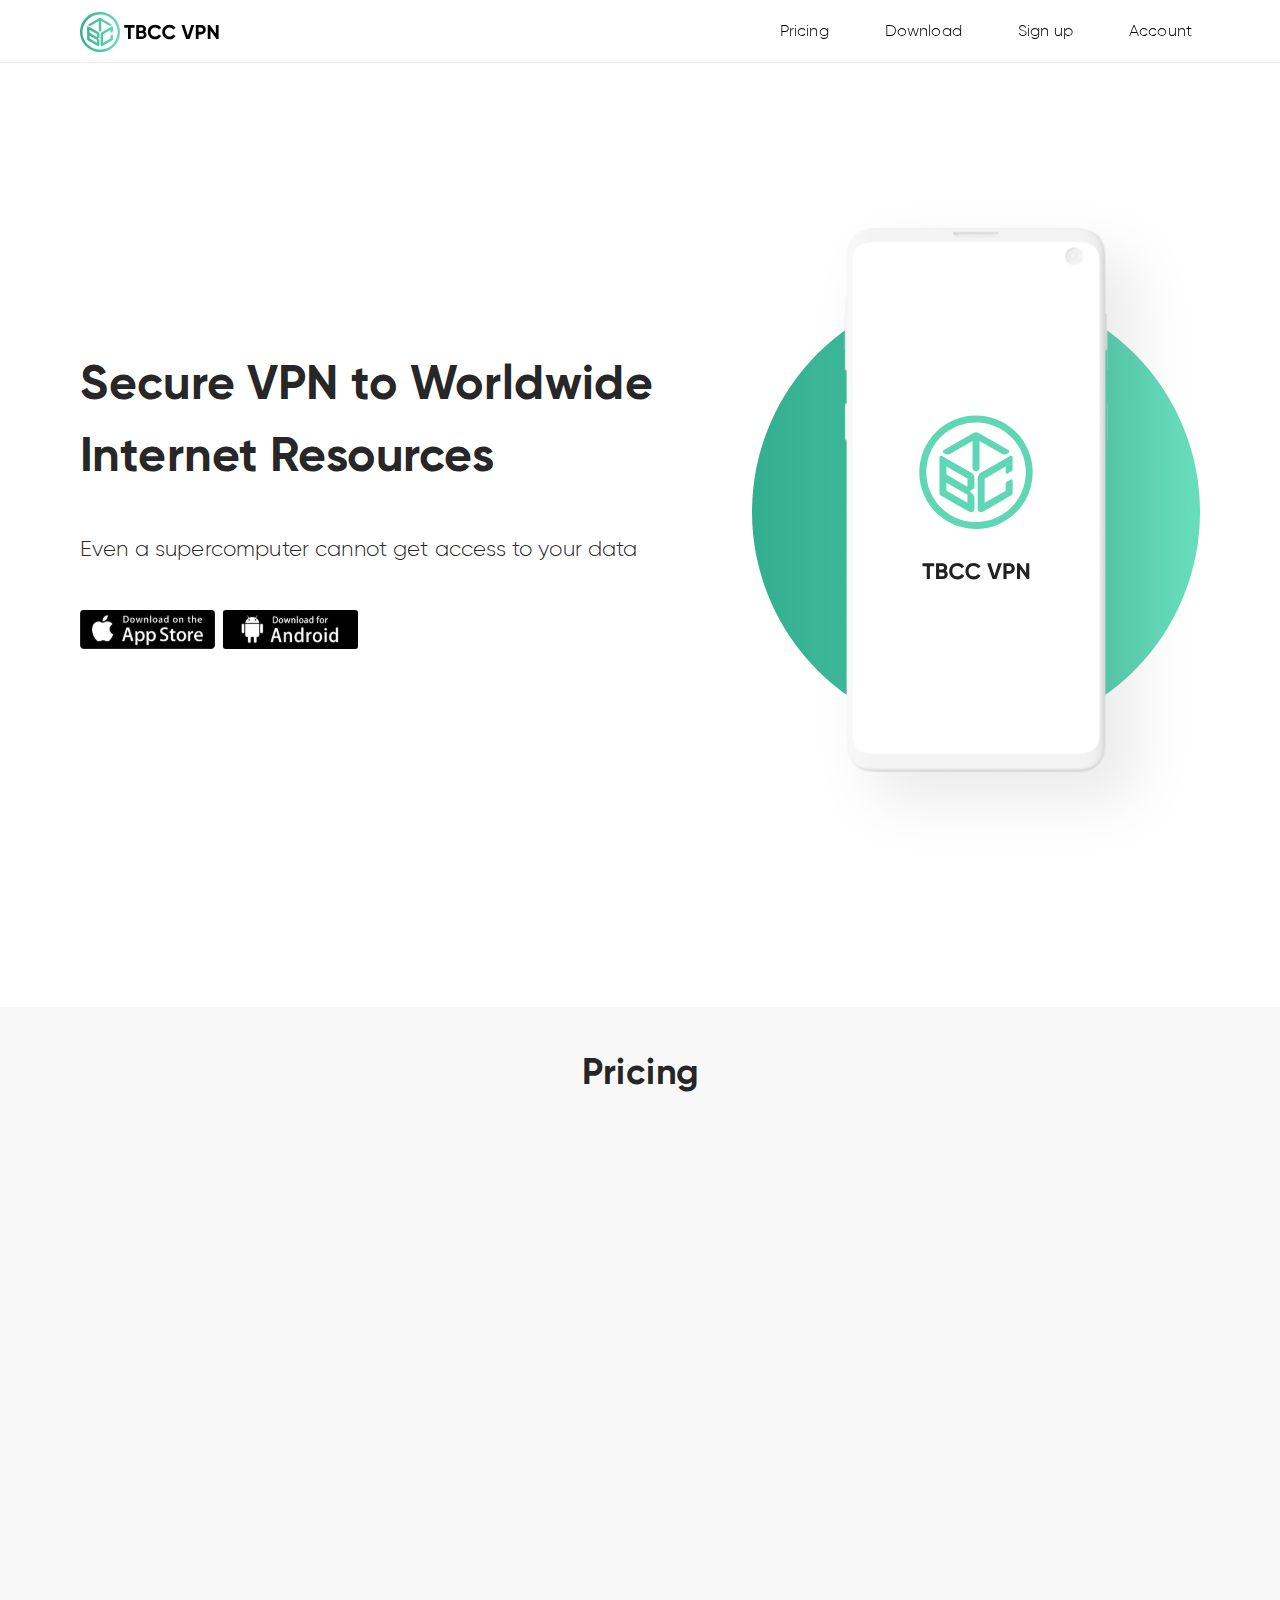
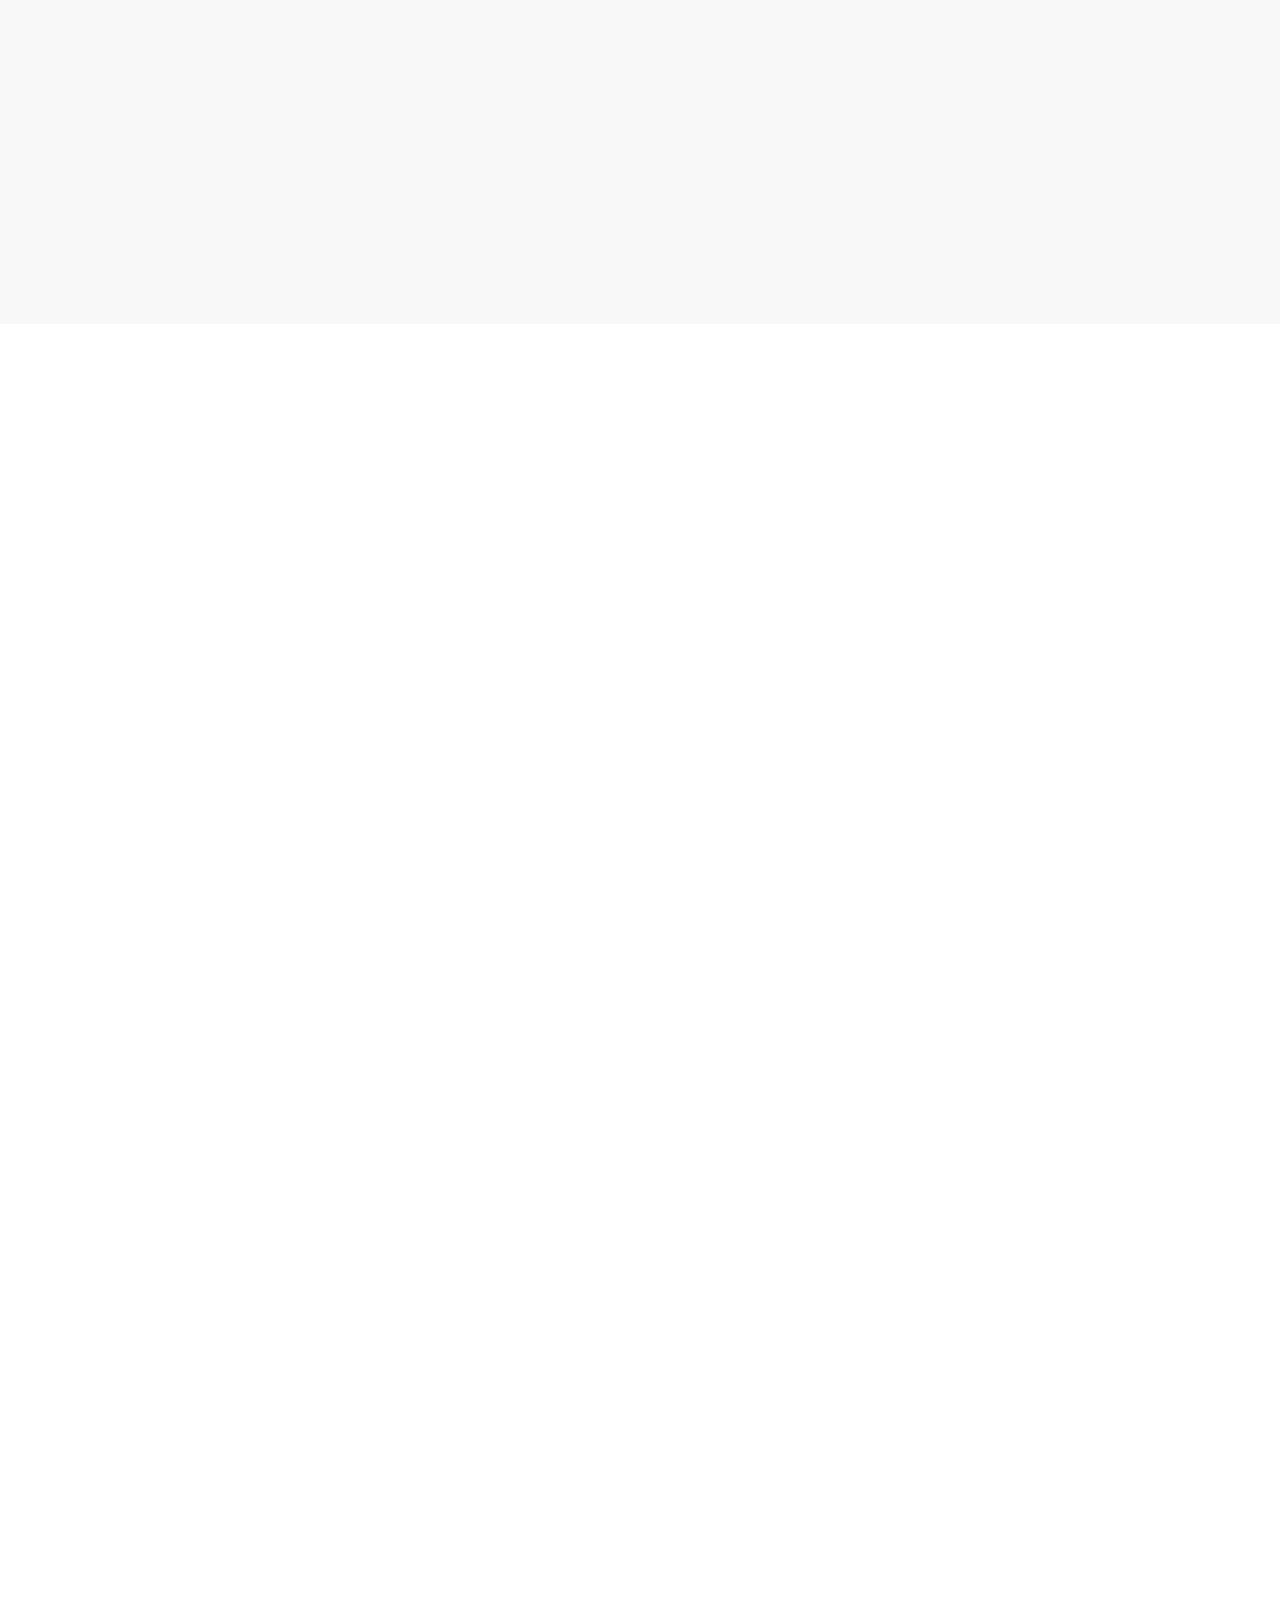
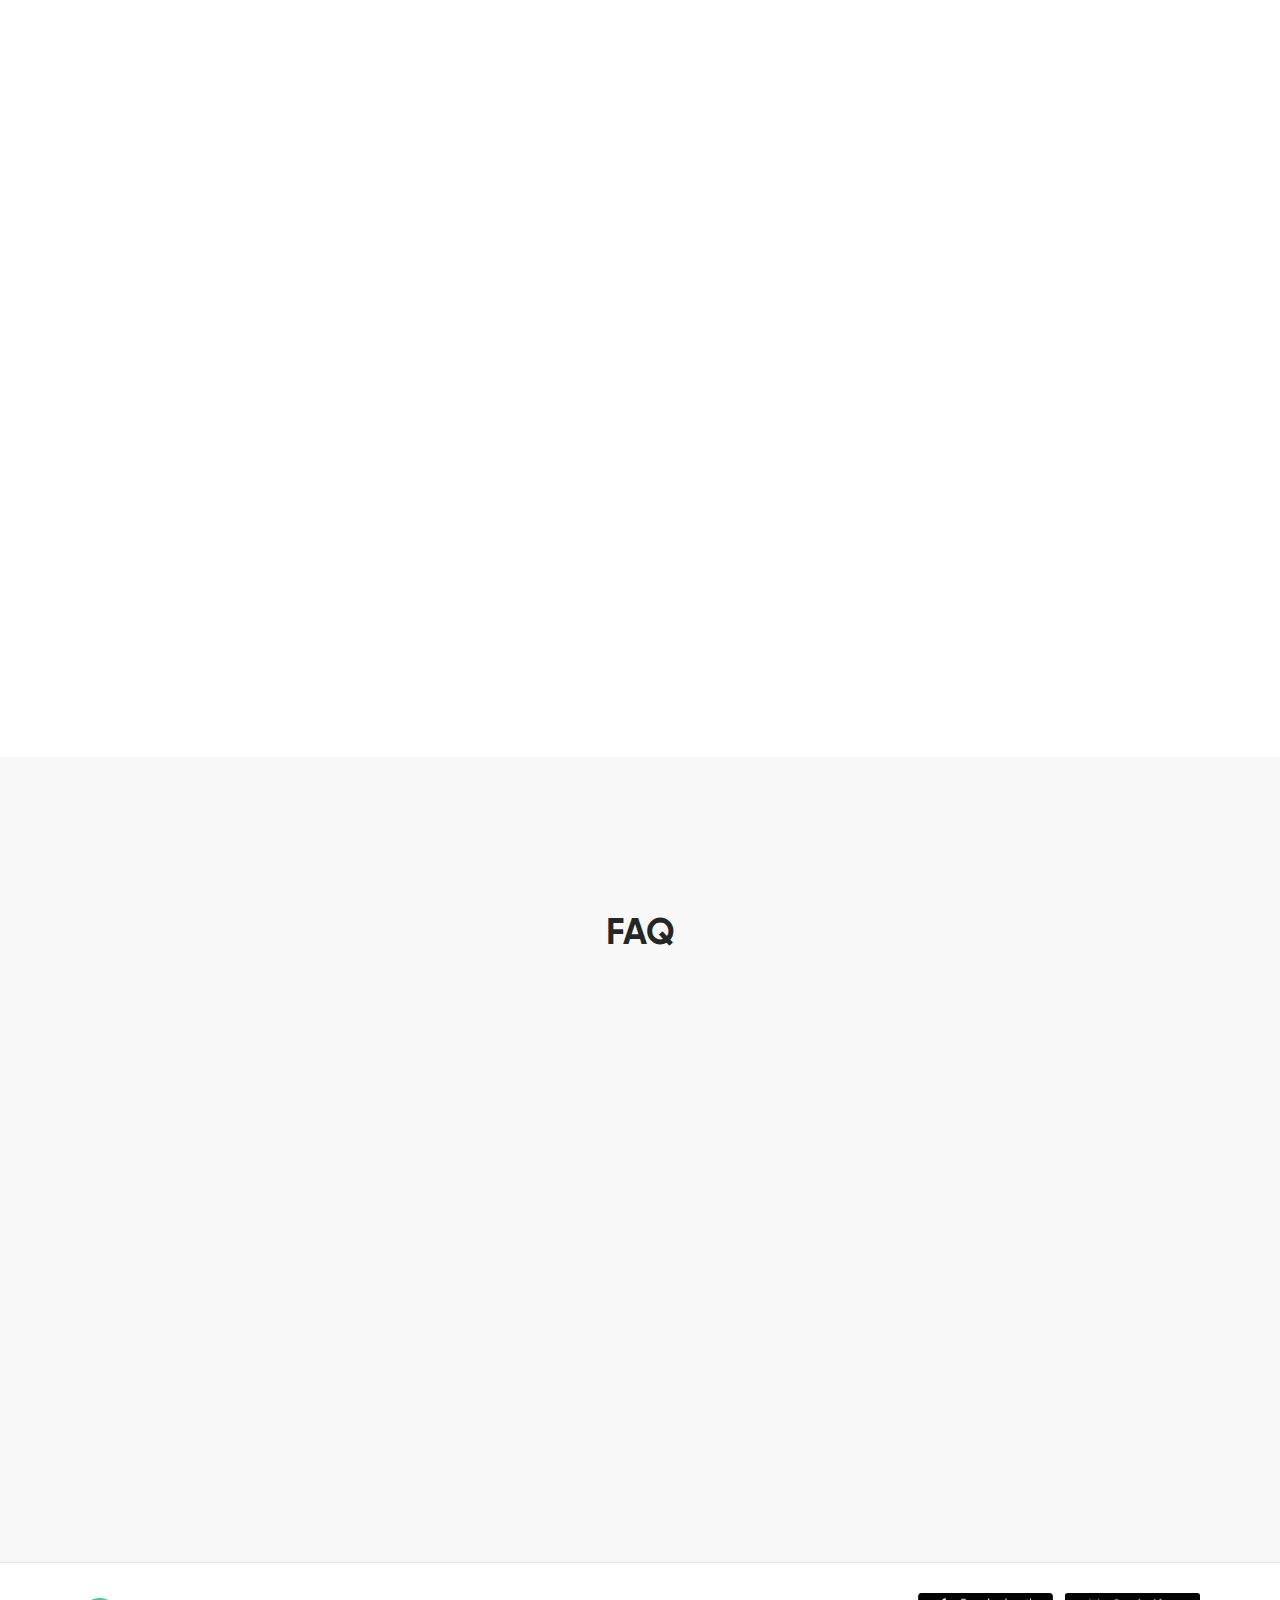
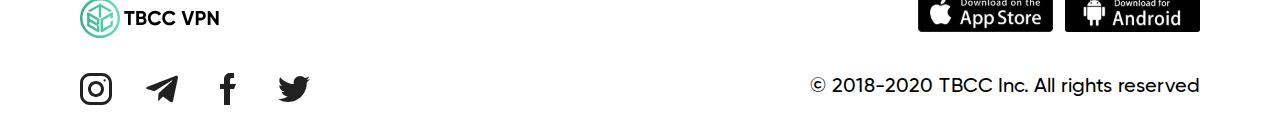
<file: index.html>
<!DOCTYPE html>
<html lang="en">
  <head>
    <meta charset="utf-8">
    <meta name="viewport" content="width=device-width, initial-scale=1, user-scalable=no, shrink-to-fit=no">
<!--    <link rel="shortcut icon" type="image/x-icon" sizes="256x256" href="favicon.png"/>-->
    <link rel="stylesheet" href="css/bootstrap.min.css">
    <link rel="stylesheet" href="css/aos.css">
    <link rel="stylesheet" href="css/slick.css">
    <link rel="stylesheet" href="css/style.css">
    <title>Home</title>
  </head>
<body>
    <header class="container-fluid p-0">
        <nav class="navbar navbar-expand-lg navbar-light m-navbar">
            <a class="navbar-brand logo" href="#">
                <img src="img/logo.svg" alt="">
            </a>
            <div class="header-col">
                <button class="navbar-toggler" type="button" data-toggle="collapse" data-target="#navbarNavDropdown" aria-controls="navbarNavDropdown" aria-expanded="false" aria-label="Toggle navigation">
                    <img src="img/open-menu.svg" alt="" width="30px" height="30px">
                </button>
                <div class="collapse navbar-collapse" id="navbarNavDropdown">
                    <div class="menu-mobile-head">
                        <button class="navbar-toggler"
                                type="button" data-toggle="collapse"
                                data-target="#navbarNavDropdown"
                                aria-controls="navbarNavDropdown"
                                aria-expanded="false"
                                aria-label="Toggle navigation">
                            <img src="img/menu-close.svg" alt="" width="25px" height="25px">
                        </button>
                    </div>
                    <ul class="navbar-nav">
                        <li class="nav-item">
                            <a class="nav-link" href="#">
                                Pricing
                            </a>
                        </li>
                        <li class="nav-item">
                            <a class="nav-link" href="#">
                                Download
                            </a>
                        </li>
                        <li class="nav-item">
                            <a class="nav-link" href="#">
                                Sign up
                            </a>
                        </li>
                        <li class="nav-item">
                            <a class="nav-link" href="#">
                                Account
                            </a>
                        </li>
                    </ul>
                </div>
            </div>
        </nav>
    </header>

    <div class="container-fluid">
        <section class="main-page">
            <div class="text-block">
                <h1 data-aos="fade-up">
                    Secure VPN to Worldwide Internet Resources
                </h1>
                <h2 data-aos="fade-up" data-aos-delay="300">
                    Even a supercomputer cannot get access to your data
                </h2>
                <div class="link-box">
                    <a href="#" data-aos="fade-up" data-aos-delay="600">
                        <img src="img/apple.svg" alt="">
                    </a>
                    <a href="#" data-aos="fade-up" data-aos-delay="800">
                        <img src="img/android.svg" alt="">
                    </a>
                </div>
            </div>
            <div class="img-block" data-aos="fade-left" data-aos-delay="900">
                <img src="img/device.svg" alt="">
            </div>
        </section>
    </div>

    <section class="pricing container-fluid">
        <h2 class="caption">Pricing</h2>
        <div class="pricing-box">
            <div class="pricing-item" data-aos="fade-up">
                <div class="period">6 <span>month</span></div>
                <div class="price">100 CHY</div>
                <div class="check-text-block">
                    <p class="check-text">
                        <img src="img/correct.svg" alt="">
                        Connect to 3 devices at the same time
                    </p>
                    <p class="check-text">
                        <img src="img/correct.svg" alt="">
                        Available for Windows, Linux, macOS, Android
                    </p>
                    <p class="check-text">
                        <img src="img/correct.svg" alt="">
                        24/7 Live Support
                    </p>
                </div>
                <div class="hint"><sup>chy</sup>16.6 <span>/ per month</span>​</div>
                <a href="plan.html" class="btn-price">Get 6 months plan</a>
<!--                <div class="hint">Billed $9.99 every month</div>-->
            </div>
            <div class="pricing-item rec" data-aos="fade-up" data-aos-delay="300">
                <div class="period">24 <span>months</span></div>
                <div class="price">300 CHY</div>
                <div class="check-text-block">
                    <p class="check-text">
                        <img src="img/correct.svg" alt="">
                        Connect to 3 devices at the same time
                    </p>
                    <p class="check-text">
                        <img src="img/correct.svg" alt="">
                        Available for Windows, Linux, macOS, Android
                    </p>
                    <p class="check-text">
                        <img src="img/correct.svg" alt="">
                        24/7 Live Support
                    </p>
                </div>
                <div class="hint"><sup>chy</sup>12.5 <span>/ per month</span>​</div>
                <a href="plan.html" class="btn-price">Get 24 months plan</a>
<!--                <div class="hint">Billed $53.95 every month</div>-->
            </div>
            <div class="pricing-item" data-aos="fade-up" data-aos-delay="600">
                <div class="period">12 <span>months</span></div>
                <div class="price">180 CHY</div>
                <div class="check-text-block">
                    <p class="check-text">
                        <img src="img/correct.svg" alt="">
                        Connect to 3 devices at the same time
                    </p>
                    <p class="check-text">
                        <img src="img/correct.svg" alt="">
                        Available for Windows, Linux, macOS, Android
                    </p>
                    <p class="check-text">
                        <img src="img/correct.svg" alt="">
                        24/7 Live Support
                    </p>
                </div>
                <div class="hint"><sup>chy</sup>15 <span>/ per month</span>​</div>
                <a href="plan.html" class="btn-price">Get 12 months plan</a>
<!--                <div class="hint">Billed $89.91 every year</div>-->
            </div>
        </div>
    </section>

    <section class="two-block">
        <div class="column" data-aos="fade-up">
            <div class="text">
                <h2>Your Traffic Has No Tail</h2>
                <p>
                    Try the first decentralised blockchain-based VPN. It doesn’t rely on a central point of control and cannot collect logs, spy or sell your datа.
                </p>
            </div>
        </div>
        <div class="column" data-aos="fade-left">
            <div class="img">
                <img src="img/tail.png" alt="">
            </div>
        </div>
    </section>

    <section class="two-block mobile-column-reverse">
        <div class="column" data-aos="fade-right">
            <div class="img">
                <img src="img/tail2.png" alt="">
            </div>
        </div>
        <div class="column" data-aos="fade-up">
            <div class="text">
                <h2>Military-Grade Encryption From The Future</h2>
                <p>
                    Quantum-safe cryptography protects you even from supercomputer attacks. In 5 years it will be a standard according to National Institute of Standards and Technology.
                </p>
            </div>
        </div>
    </section>

    <section class="two-block">
        <div class="column" data-aos="fade-up">
            <div class="text">
                <h2>No Cyber Borders</h2>
                <p>
                    Get unlimited access to video, music, social media, and more, from anywhere in the world. Say goodbye to geo-blocks.
                </p>
            </div>
        </div>
        <div class="column" data-aos="fade-left">
            <div class="img">
                <img src="img/tail3.png" alt="">
            </div>
        </div>
    </section>
    <section class="faq">
        <h2 class="caption">FAQ</h2>
        <div class="two-block p-0">
            <div class="column" data-aos="fade-up">
                <div class="img">
                    <img src="img/tail4.png" alt="">
                </div>
            </div>
            <div class="column" data-aos="fade-left">
                <div id="accordion">
                    <div class="card">
                        <div class="card-header" id="headingOne">
                            <h5 class="mb-0">
                                <button class="btn btn-link"
                                        data-toggle="collapse"
                                        data-target="#collapseOne"
                                        aria-expanded="true"
                                        aria-controls="collapseOne">
                                    Who is behind TbccVPN?
                                </button>
                            </h5>
                        </div>
                        <div id="collapseOne"
                             class="collapse"
                             aria-labelledby="headingOne"
                             data-parent="#accordion">
                            <div class="card-body">
                                We are a private startup Cellframe Inc. We’re passionate about quantum physics and Internet security. When Wikipedia was blocked in Turkey in 2017 we took action. We created an instrument that helps people to maintain freedom of information. It is Cellframe – the blockchain protocol with post-quantum encryption. This technology is the core of TbccVPN
                            </div>
                        </div>
                    </div>
                    <div class="card">
                        <div class="card-header" id="headingTwo">
                            <h5 class="mb-0">
                                <button class="btn btn-link collapsed"
                                        data-toggle="collapse"
                                        data-target="#collapseTwo"
                                        aria-expanded="false"
                                        aria-controls="collapseTwo">
                                    How can I contact you?
                                </button>
                            </h5>
                        </div>
                        <div id="collapseTwo"
                             class="collapse"
                             aria-labelledby="headingTwo"
                             data-parent="#accordion">
                            <div class="card-body">
                                You can contact us at <a href="mailto:info@tbccvpn.com">info@tbccvpn.com</a>. If you like to know more about Cellframe follow us at Telegram
                            </div>
                        </div>
                    </div>
                    <div class="card">
                        <div class="card-header" id="headingThree">
                            <h5 class="mb-0">
                                <button class="btn btn-link collapsed"
                                        data-toggle="collapse"
                                        data-target="#collapseThree"
                                        aria-expanded="false"
                                        aria-controls="collapseThree">
                                    When is the iOS application available?
                                </button>
                            </h5>
                        </div>
                        <div id="collapseThree"
                             class="collapse"
                             aria-labelledby="headingThree"
                             data-parent="#accordion">
                            <div class="card-body">
                                Our team works hard to deliver it in November. Сan you send us your request at <a href="mailto:info@tbccvpn.com">info@tbccvpn.com</a> so we could contact you when it’s released?
                            </div>
                        </div>
                    </div>
                    <div class="card">
                        <div class="card-header" id="headingFour">
                            <h5 class="mb-0">
                                <button class="btn btn-link collapsed"
                                        data-toggle="collapse"
                                        data-target="#collapseFour"
                                        aria-expanded="false"
                                        aria-controls="collapseFour">
                                    Why is blockchain VPN better?
                                </button>
                            </h5>
                        </div>
                        <div id="collapseFour"
                             class="collapse"
                             aria-labelledby="headingFour"
                             data-parent="#accordion">
                            <div class="card-body">
                                It is decentralized. Unlike other VPNs, it doesn’t have a central point of control. TbccVPN combines the traffic of many computers that agreed to be nodes. So, each computer of the network acts as a server. All your traffic is distributed between different nodes of the network to provide you with the best speed. This also means that decentralized TbccVPN cannot collect logs, spy or sell your data.
                            </div>
                        </div>
                    </div>
                    <div class="card">
                        <div class="card-header" id="headingFive">
                            <h5 class="mb-0">
                                <button class="btn btn-link collapsed"
                                        data-toggle="collapse"
                                        data-target="#collapseFive"
                                        aria-expanded="false"
                                        aria-controls="collapseFive">
                                    Why is your VPN safer than others?
                                </button>
                            </h5>
                        </div>
                        <div id="collapseFive"
                             class="collapse"
                             aria-labelledby="headingFive"
                             data-parent="#accordion">
                            <div class="card-body">
                                It has quantum encryption on board to protect your private data even from supercomputer attacks. We also developed our own modules for tunneling traffic. It helps to avoid errors and other vulnerabilities that other VPNs have.
                            </div>
                        </div>
                    </div>
                </div>
            </div>
        </div>

    </section>

    <footer class="container-fluid">
        <div class="content">
            <a class="navbar-brand logo" href="#">
                <img src="img/logo.svg" alt="">
            </a>
            <div class="link-box">
                <a href="#">
                    <img src="img/apple.svg" alt="">
                </a>
                <a href="#">
                    <img src="img/android.svg" alt="">
                </a>
            </div>
        </div>
        <div class="content">
            <div class="soc-box">
                <a href="#">
                    <svg width="32" height="32" viewBox="0 0 32 32" fill="none" xmlns="http://www.w3.org/2000/svg">
                        <path d="M22 0H10C4.478 0 0 4.478 0 10V22C0 27.522 4.478 32 10 32H22C27.522 32 32 27.522 32 22V10C32 4.478 27.522 0 22 0ZM29 22C29 25.86 25.86 29 22 29H10C6.14 29 3 25.86 3 22V10C3 6.14 6.14 3 10 3H22C25.86 3 29 6.14 29 10V22Z" fill="black" fill-opacity="0.87"/>
                        <path d="M16 8C11.582 8 8 11.582 8 16C8 20.418 11.582 24 16 24C20.418 24 24 20.418 24 16C24 11.582 20.418 8 16 8ZM16 21C13.244 21 11 18.756 11 16C11 13.242 13.244 11 16 11C18.756 11 21 13.242 21 16C21 18.756 18.756 21 16 21Z" fill="black" fill-opacity="0.87"/>
                        <path d="M24.6 8.46598C25.1887 8.46598 25.666 7.98871 25.666 7.39998C25.666 6.81125 25.1887 6.33398 24.6 6.33398C24.0113 6.33398 23.534 6.81125 23.534 7.39998C23.534 7.98871 24.0113 8.46598 24.6 8.46598Z" fill="black" fill-opacity="0.87"/>
                    </svg>
                </a>
                <a href="#">
                    <svg width="32" height="32" viewBox="0 0 32 32" fill="none" xmlns="http://www.w3.org/2000/svg">
                        <g clip-path="url(#clip0)">
                            <path d="M12.5561 20.2412L12.0268 27.6866C12.7841 27.6866 13.1121 27.3612 13.5054 26.9706L17.0561 23.5772L24.4134 28.9652C25.7628 29.7172 26.7134 29.3212 27.0774 27.7239L31.9068 5.09456L31.9081 5.09322C32.3361 3.09856 31.1868 2.31856 29.8721 2.80789L1.48542 13.6759C-0.451915 14.4279 -0.422582 15.5079 1.15608 15.9972L8.41342 18.2546L25.2708 7.70656C26.0641 7.18122 26.7854 7.47189 26.1921 7.99722L12.5561 20.2412Z" fill="black" fill-opacity="0.87"/>
                        </g>
                        <defs>
                            <clipPath id="clip0">
                                <rect width="32" height="32" fill="white"/>
                            </clipPath>
                        </defs>
                    </svg>
                </a>
                <a href="#">
                    <svg width="32" height="32" viewBox="0 0 32 32" fill="none" xmlns="http://www.w3.org/2000/svg">
                        <path d="M18 11V7C18 5.896 18.896 5 20 5H22V0H18C14.686 0 12 2.686 12 6V11H8V16H12V32H18V16H22L24 11H18Z" fill="black" fill-opacity="0.87"/>
                    </svg>
                </a>
                <a href="#">
                    <svg width="32" height="32" viewBox="0 0 32 32" fill="none" xmlns="http://www.w3.org/2000/svg">
                        <g clip-path="url(#clip0)">
                            <path d="M32 6.078C30.81 6.6 29.542 6.946 28.22 7.114C29.58 6.302 30.618 5.026 31.106 3.488C29.838 4.244 28.438 4.778 26.946 5.076C25.742 3.794 24.026 3 22.154 3C18.522 3 15.598 5.948 15.598 9.562C15.598 10.082 15.642 10.582 15.75 11.058C10.296 10.792 5.47 8.178 2.228 4.196C1.662 5.178 1.33 6.302 1.33 7.512C1.33 9.784 2.5 11.798 4.244 12.964C3.19 12.944 2.156 12.638 1.28 12.156C1.28 12.176 1.28 12.202 1.28 12.228C1.28 15.416 3.554 18.064 6.536 18.674C6.002 18.82 5.42 18.89 4.816 18.89C4.396 18.89 3.972 18.866 3.574 18.778C4.424 21.376 6.836 23.286 9.704 23.348C7.472 25.094 4.638 26.146 1.57 26.146C1.032 26.146 0.516 26.122 0 26.056C2.906 27.93 6.35 29 10.064 29C22.136 29 28.736 19 28.736 10.332C28.736 10.042 28.726 9.762 28.712 9.484C30.014 8.56 31.108 7.406 32 6.078Z" fill="black" fill-opacity="0.87"/>
                        </g>
                        <defs>
                            <clipPath id="clip0">
                                <rect width="32" height="32" fill="white"/>
                            </clipPath>
                        </defs>
                    </svg>
                </a>
            </div>
            <div class="corp">
                © 2018-2020 TBCC Inc. All rights reserved
            </div>
        </div>
    </footer>

    <!-- Yandex.Metrika counter -->
    <script type="text/javascript" >
        (function(m,e,t,r,i,k,a){m[i]=m[i]||function(){(m[i].a=m[i].a||[]).push(arguments)};
            m[i].l=1*new Date();k=e.createElement(t),a=e.getElementsByTagName(t)[0],k.async=1,k.src=r,a.parentNode.insertBefore(k,a)})
        (window, document, "script", "https://mc.yandex.ru/metrika/tag.js", "ym");

        ym(65111869, "init", {
            clickmap:true,
            trackLinks:true,
            accurateTrackBounce:true
        });
    </script>
    <noscript><div><img src="https://mc.yandex.ru/watch/65111869" style="position:absolute; left:-9999px;" alt="" /></div></noscript>
    <!-- /Yandex.Metrika counter -->

    <script src="js/jquery.min.js"></script>
    <script src="js/aos.js"></script>
    <script src="js/bootstrap.min.js"></script>
    <script src="js/scripts.js"></script>
  </body>
</html>
</file>
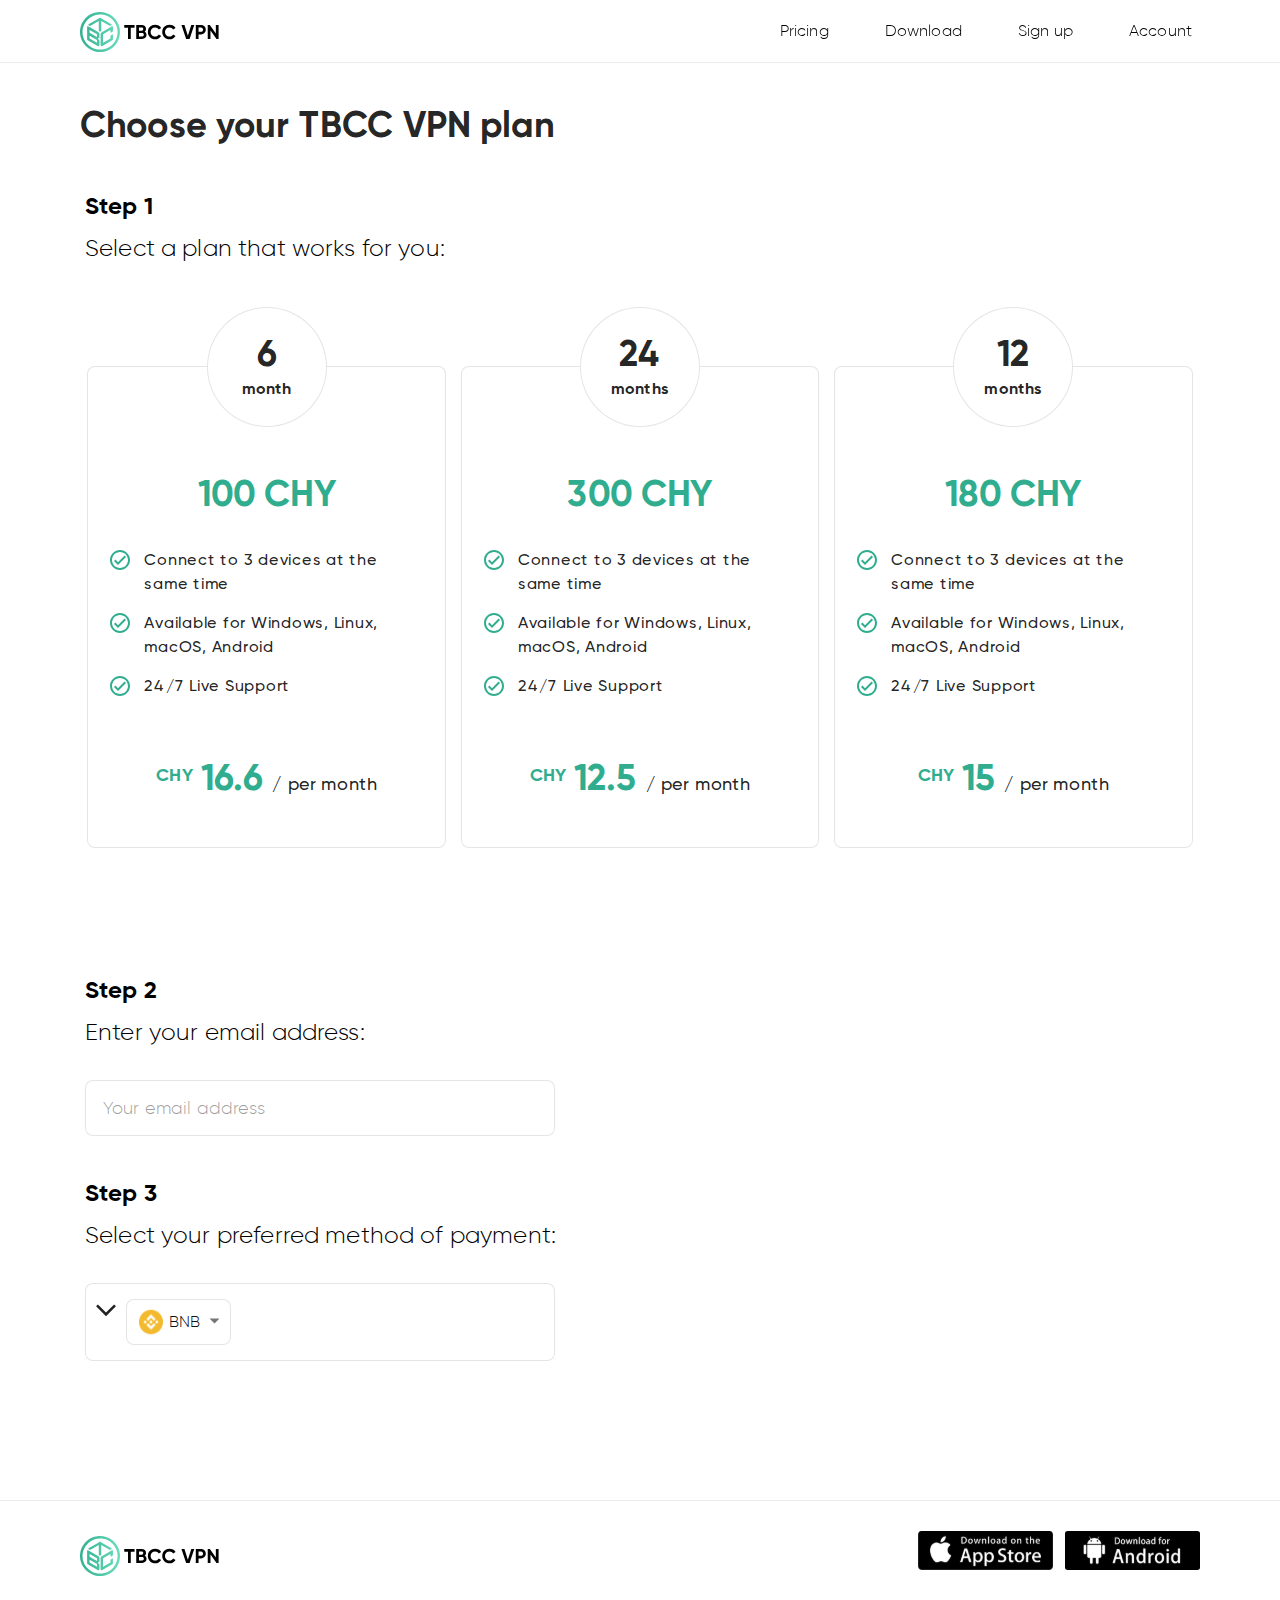
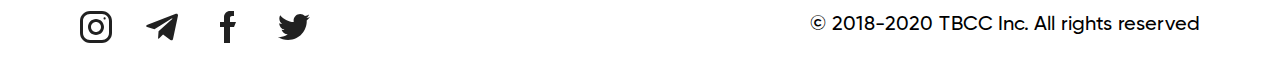
<file: plan.html>
<!DOCTYPE html>
<html lang="en">
  <head>
    <meta charset="utf-8">
    <meta name="viewport" content="width=device-width, initial-scale=1, user-scalable=no, shrink-to-fit=no">
<!--    <link rel="shortcut icon" type="image/x-icon" sizes="256x256" href="favicon.png"/>-->
    <link rel="stylesheet" href="css/bootstrap.min.css">
    <link rel="stylesheet" href="css/aos.css">
    <link rel="stylesheet" href="css/slick.css">
    <link rel="stylesheet" href="css/style.css">

    <title>Plan</title>
  </head>
<body>
    <header class="container-fluid p-0">
        <nav class="navbar navbar-expand-lg navbar-light m-navbar">
            <a class="navbar-brand logo" href="index.html">
                <img src="img/logo.svg" alt="">
            </a>
            <div class="header-col">
                <button class="navbar-toggler" type="button" data-toggle="collapse" data-target="#navbarNavDropdown" aria-controls="navbarNavDropdown" aria-expanded="false" aria-label="Toggle navigation">
                    <img src="img/open-menu.svg" alt="" width="30px" height="30px">
                </button>
                <div class="collapse navbar-collapse" id="navbarNavDropdown">
                    <div class="menu-mobile-head">
                        <button class="navbar-toggler"
                                type="button" data-toggle="collapse"
                                data-target="#navbarNavDropdown"
                                aria-controls="navbarNavDropdown"
                                aria-expanded="false"
                                aria-label="Toggle navigation">
                            <img src="img/menu-close.svg" alt="" width="25px" height="25px">
                        </button>
                    </div>
                    <ul class="navbar-nav">
                        <li class="nav-item">
                            <a class="nav-link" href="#">
                                Pricing
                            </a>
                        </li>
                        <li class="nav-item">
                            <a class="nav-link" href="#">
                                Download
                            </a>
                        </li>
                        <li class="nav-item">
                            <a class="nav-link" href="#">
                                Sign up
                            </a>
                        </li>
                        <li class="nav-item">
                            <a class="nav-link" href="#">
                                Account
                            </a>
                        </li>
                    </ul>
                </div>
            </div>
        </nav>
    </header>

    <section class="pricing plan-page">
        <h2 class="caption">Choose your TBCC VPN plan</h2>
        <h3>Step 1</h3>
        <h4>Select a plan that works for you:</h4>
        <div class="pricing-box plan">
            <div class="pricing-item pricing-item-click">
                <div class="period">6 <span>month</span></div>
                <div class="price">100 CHY</div>
                <div class="check-text-block">
                    <p class="check-text">
                        <img src="img/correct.svg" alt="">
                        Connect to 3 devices at the same time
                    </p>
                    <p class="check-text">
                        <img src="img/correct.svg" alt="">
                        Available for Windows, Linux, macOS, Android
                    </p>
                    <p class="check-text">
                        <img src="img/correct.svg" alt="">
                        24/7 Live Support
                    </p>
                </div>
                <div class="hint"><sup>chy</sup>16.6 <span>/ per month</span>​</div>
            </div>
            <div class="pricing-item pricing-item-click">
                <div class="period">24 <span>months</span></div>
                <div class="price">300 CHY</div>
                <div class="check-text-block">
                    <p class="check-text">
                        <img src="img/correct.svg" alt="">
                        Connect to 3 devices at the same time
                    </p>
                    <p class="check-text">
                        <img src="img/correct.svg" alt="">
                        Available for Windows, Linux, macOS, Android
                    </p>
                    <p class="check-text">
                        <img src="img/correct.svg" alt="">
                        24/7 Live Support
                    </p>
                </div>
                <div class="hint"><sup>chy</sup>12.5 <span>/ per month</span>​</div>
            </div>
            <div class="pricing-item pricing-item-click">
                <div class="period">12 <span>months</span></div>
                <div class="price">180 CHY</div>
                <div class="check-text-block">
                    <p class="check-text">
                        <img src="img/correct.svg" alt="">
                        Connect to 3 devices at the same time
                    </p>
                    <p class="check-text">
                        <img src="img/correct.svg" alt="">
                        Available for Windows, Linux, macOS, Android
                    </p>
                    <p class="check-text">
                        <img src="img/correct.svg" alt="">
                        24/7 Live Support
                    </p>
                </div>
                <div class="hint"><sup>chy</sup>15 <span>/ per month</span>​</div>
            </div>
        </div>
        <h3>Step 2</h3>
        <h4>Enter your email address:</h4>
        <div class="input-box">
            <input type="email" placeholder="Your email address">
        </div>
        <h3>Step 3</h3>
        <h4>Select your preferred method of payment:</h4>
        <div class="input-box collapse-box">
            <div class="collapse-header">
                <div class="collapse-button">
                    <img src="img/arrow-down.svg" alt="">
                </div>
                <div class="select">
                    <img src="img/select-arrow.svg" alt="" class="select-arrow">
                    <div class="selected show">
                        <div class="select-item">
                            <img src="img/1.svg" alt="" id="selected-img">
                            <div class="select-value" id="selected-value">BNB</div>
                        </div>
                    </div>
                    <div class="select-ul">
                        <div class="select-item">
                            <img src="img/1.svg" alt="">
                            <div class="select-value">BNB</div>
                        </div>
                        <div class="select-item">
                            <img src="img/2.svg" alt="">
                            <div class="select-value">TBC soon</div>
                        </div>
                    </div>
                </div>
            </div>
            <div class="collapse-content">
                <p>Continue below to buy a VPN subscription with BNB</p>
                <img src="img/qr.png" alt="">
                <div class="qr-text-code">bnb1e9qyzq0zgveyazwvlv00ld8xk8kmv37c6n8gsk</div>
                <div class="order-total">Order Total: <span>6,15 BNB</span></div>
            </div>
        </div>
    </section>

    <footer class="container-fluid">
        <div class="content">
            <a class="navbar-brand logo" href="#">
                <img src="img/logo.svg" alt="">
            </a>
            <div class="link-box">
                <a href="#">
                    <img src="img/apple.svg" alt="">
                </a>
                <a href="#">
                    <img src="img/android.svg" alt="">
                </a>
            </div>
        </div>
        <div class="content">
            <div class="soc-box">
                <a href="#">
                    <svg width="32" height="32" viewBox="0 0 32 32" fill="none" xmlns="http://www.w3.org/2000/svg">
                        <path d="M22 0H10C4.478 0 0 4.478 0 10V22C0 27.522 4.478 32 10 32H22C27.522 32 32 27.522 32 22V10C32 4.478 27.522 0 22 0ZM29 22C29 25.86 25.86 29 22 29H10C6.14 29 3 25.86 3 22V10C3 6.14 6.14 3 10 3H22C25.86 3 29 6.14 29 10V22Z" fill="black" fill-opacity="0.87"/>
                        <path d="M16 8C11.582 8 8 11.582 8 16C8 20.418 11.582 24 16 24C20.418 24 24 20.418 24 16C24 11.582 20.418 8 16 8ZM16 21C13.244 21 11 18.756 11 16C11 13.242 13.244 11 16 11C18.756 11 21 13.242 21 16C21 18.756 18.756 21 16 21Z" fill="black" fill-opacity="0.87"/>
                        <path d="M24.6 8.46598C25.1887 8.46598 25.666 7.98871 25.666 7.39998C25.666 6.81125 25.1887 6.33398 24.6 6.33398C24.0113 6.33398 23.534 6.81125 23.534 7.39998C23.534 7.98871 24.0113 8.46598 24.6 8.46598Z" fill="black" fill-opacity="0.87"/>
                    </svg>
                </a>
                <a href="#">
                    <svg width="32" height="32" viewBox="0 0 32 32" fill="none" xmlns="http://www.w3.org/2000/svg">
                        <g clip-path="url(#clip0)">
                            <path d="M12.5561 20.2412L12.0268 27.6866C12.7841 27.6866 13.1121 27.3612 13.5054 26.9706L17.0561 23.5772L24.4134 28.9652C25.7628 29.7172 26.7134 29.3212 27.0774 27.7239L31.9068 5.09456L31.9081 5.09322C32.3361 3.09856 31.1868 2.31856 29.8721 2.80789L1.48542 13.6759C-0.451915 14.4279 -0.422582 15.5079 1.15608 15.9972L8.41342 18.2546L25.2708 7.70656C26.0641 7.18122 26.7854 7.47189 26.1921 7.99722L12.5561 20.2412Z" fill="black" fill-opacity="0.87"/>
                        </g>
                        <defs>
                            <clipPath id="clip0">
                                <rect width="32" height="32" fill="white"/>
                            </clipPath>
                        </defs>
                    </svg>
                </a>
                <a href="#">
                    <svg width="32" height="32" viewBox="0 0 32 32" fill="none" xmlns="http://www.w3.org/2000/svg">
                        <path d="M18 11V7C18 5.896 18.896 5 20 5H22V0H18C14.686 0 12 2.686 12 6V11H8V16H12V32H18V16H22L24 11H18Z" fill="black" fill-opacity="0.87"/>
                    </svg>
                </a>
                <a href="#">
                    <svg width="32" height="32" viewBox="0 0 32 32" fill="none" xmlns="http://www.w3.org/2000/svg">
                        <g clip-path="url(#clip0)">
                            <path d="M32 6.078C30.81 6.6 29.542 6.946 28.22 7.114C29.58 6.302 30.618 5.026 31.106 3.488C29.838 4.244 28.438 4.778 26.946 5.076C25.742 3.794 24.026 3 22.154 3C18.522 3 15.598 5.948 15.598 9.562C15.598 10.082 15.642 10.582 15.75 11.058C10.296 10.792 5.47 8.178 2.228 4.196C1.662 5.178 1.33 6.302 1.33 7.512C1.33 9.784 2.5 11.798 4.244 12.964C3.19 12.944 2.156 12.638 1.28 12.156C1.28 12.176 1.28 12.202 1.28 12.228C1.28 15.416 3.554 18.064 6.536 18.674C6.002 18.82 5.42 18.89 4.816 18.89C4.396 18.89 3.972 18.866 3.574 18.778C4.424 21.376 6.836 23.286 9.704 23.348C7.472 25.094 4.638 26.146 1.57 26.146C1.032 26.146 0.516 26.122 0 26.056C2.906 27.93 6.35 29 10.064 29C22.136 29 28.736 19 28.736 10.332C28.736 10.042 28.726 9.762 28.712 9.484C30.014 8.56 31.108 7.406 32 6.078Z" fill="black" fill-opacity="0.87"/>
                        </g>
                        <defs>
                            <clipPath id="clip0">
                                <rect width="32" height="32" fill="white"/>
                            </clipPath>
                        </defs>
                    </svg>
                </a>
            </div>
            <div class="corp">
                © 2018-2020 TBCC Inc. All rights reserved
            </div>
        </div>
    </footer>

    <script src="js/jquery.min.js"></script>
    <script src="js/aos.js"></script>
    <script src="js/bootstrap.min.js"></script>
    <script src="js/scripts.js"></script>
  </body>
</html>
</file>
<file: css/style.css>
@font-face {
  font-family: 'Gilroy';
  src: local("Gilroy Light"), local("Gilroy-Light"), url("../fonts/Gilroylight.woff2") format("woff2"), url("../fonts/Gilroylight.woff") format("woff"), url("../fonts/Gilroylight.ttf") format("truetype");
  font-weight: 300;
  font-style: normal; }
@font-face {
  font-family: 'Gilroy-ExtraBold';
  src: local("Gilroy ExtraBold"), local("Gilroy-ExtraBold"), url("../fonts/Gilroyextrabold.woff2") format("woff2"), url("../fonts/Gilroyextrabold.woff") format("woff"), url("../fonts/Gilroyextrabold.ttf") format("truetype");
  font-weight: 800;
  font-style: normal; }
@font-face {
  font-family: 'Gilroy-Bold';
  src: url("../fonts/Gilroy-Bold.eot");
  src: local("../fonts/Gilroy Bold"), local("Gilroy-Bold"), url("../fonts/Gilroy-Bold.eot?#iefix") format("embedded-opentype"), url("../fonts/Gilroy-Bold.woff2") format("woff2"), url("../fonts/Gilroy-Bold.woff") format("woff"), url("../fonts/Gilroy-Bold.ttf") format("truetype");
  font-weight: bold;
  font-style: normal; }
@font-face {
  font-family: 'Gilroy-Medium';
  src: url("../fonts/Gilroy-Medium.ttf"); }
/*reset css*/
html, body, div, span, applet, object, iframe,
h1, h2, h3, h4, h5, h6, p, blockquote, pre,
a, abbr, acronym, address, big, cite, code,
del, dfn, em, img, ins, kbd, q, s, samp,
small, strike, strong, sub, sup, tt, var,
b, u, i, center,
dl, dt, dd, ol, ul, li,
fieldset, form, label, legend,
table, caption, tbody, tfoot, thead, tr, th, td,
article, aside, canvas, details, embed,
figure, figcaption, footer, header, hgroup,
menu, nav, output, ruby, section, summary,
time, mark, audio, video {
  margin: 0;
  padding: 0;
  border: 0;
  font-size: 100%;
  font-family: inherit;
  vertical-align: baseline; }

/* HTML5 display-role reset for older browsers */
article, aside, details, figcaption, figure,
footer, header, hgroup, menu, nav, section {
  display: block; }

html, body {
  width: 100vw; }

a {
  text-decoration: none;
  -webkit-transition: all 0.5s ease;
  -o-transition: all 0.5s ease;
  transition: all 0.5s ease; }
  a:hover {
    text-decoration: none; }

body {
  font-family: "Gilroy", sans-serif;
  font-style: normal;
  font-weight: normal;
  font-size: 16px;
  line-height: 1.6;
  color: #111111;
  background-color: white;
  overflow-x: hidden; }

header {
  position: fixed;
  top: 0;
  left: 0;
  width: 100%;
  height: auto;
  display: -webkit-box;
  display: -ms-flexbox;
  display: flex;
  -webkit-box-pack: center;
  -ms-flex-pack: center;
  justify-content: center;
  -webkit-box-align: center;
  -ms-flex-align: center;
  align-items: center;
  -webkit-box-sizing: border-box;
  box-sizing: border-box;
  padding: 20px 0;
  z-index: 20;
  -webkit-box-shadow: 0px 1px 0px rgba(0, 0, 0, 0.08);
  box-shadow: 0px 1px 0px rgba(0, 0, 0, 0.08);
  background-color: white; }

h1 {
  font-family: 'Gilroy-Bold', sans-serif;
  font-style: normal;
  font-weight: bold;
  font-size: 48px;
  line-height: 1.5;
  letter-spacing: 0.15px;
  color: rgba(0, 0, 0, 0.87);
  margin-bottom: 3vw;
  max-width: 580px; }

h2 {
  font-family: 'Gilroy-Bold', sans-serif;
  font-style: normal;
  font-size: 36px;
  line-height: 1.5;
  letter-spacing: 0.15px;
  color: rgba(0, 0, 0, 0.87);
  margin-bottom: 20px; }

h3 {
  font-family: 'Gilroy-Bold', sans-serif;
  font-size: 24px;
  line-height: 1.5;
  letter-spacing: 0.15px;
  color: #000000;
  margin-bottom: 5px; }

h4 {
  font-family: 'Gilroy', sans-serif;
  font-style: normal;
  font-weight: normal;
  font-size: 24px;
  line-height: 1.5;
  letter-spacing: 0.15px;
  color: #000000; }

section {
  width: 100%;
  margin: auto;
  padding: 150px 0;
  -webkit-box-sizing: border-box;
  box-sizing: border-box; }

p {
  font-family: 'Gilroy', sans-serif;
  font-size: 20px;
  line-height: 1.2;
  display: -webkit-box;
  display: -ms-flexbox;
  display: flex;
  -webkit-box-align: center;
  -ms-flex-align: center;
  align-items: center;
  color: #000000; }

a.m-btn, button.m-btn {
  display: -webkit-box;
  display: -ms-flexbox;
  display: flex;
  -webkit-box-pack: center;
  -ms-flex-pack: center;
  justify-content: center;
  -webkit-box-align: center;
  -ms-flex-align: center;
  align-items: center;
  width: 270px;
  height: 50px;
  background: -o-linear-gradient(left, #30AD8E -4.55%, #6ADFBE 104.55%);
  background: -webkit-gradient(linear, left top, right top, color-stop(-4.55%, #30AD8E), color-stop(104.55%, #6ADFBE));
  background: linear-gradient(90deg, #30AD8E -4.55%, #6ADFBE 104.55%);
  -webkit-box-shadow: 0px 8px 16px rgba(0, 0, 0, 0.06);
  box-shadow: 0px 8px 16px rgba(0, 0, 0, 0.06);
  border-radius: 60px;
  font-family: 'Gilroy-Medium', sans-serif;
  font-style: normal;
  font-weight: 500;
  font-size: 16px;
  line-height: 16px;
  text-align: center;
  letter-spacing: 0.75px;
  text-transform: uppercase;
  color: #FFFFFF; }

.m-navbar {
  max-width: 1120px;
  margin: auto;
  width: 90%;
  display: -webkit-box;
  display: -ms-flexbox;
  display: flex;
  -webkit-box-pack: justify;
  -ms-flex-pack: justify;
  justify-content: space-between;
  -webkit-box-align: center;
  -ms-flex-align: center;
  align-items: center;
  padding: 0; }
  .m-navbar .navbar-collapse {
    -webkit-box-flex: inherit;
    -ms-flex-positive: inherit;
    flex-grow: inherit; }
  .m-navbar .nav-item {
    margin-left: 40px; }
    .m-navbar .nav-item .nav-link {
      font-family: 'Gilroy', sans-serif;
      font-style: normal;
      font-weight: normal;
      font-size: 16px;
      line-height: 1.2;
      letter-spacing: 0.15px;
      color: #000000;
      display: -webkit-box;
      display: -ms-flexbox;
      display: flex;
      -webkit-box-align: center;
      -ms-flex-align: center;
      align-items: center; }
  .m-navbar .navbar-toggler, .m-navbar .navbar-toggler:focus, .m-navbar .navbar-toggler:hover {
    border: none;
    outline: none;
    -webkit-box-shadow: none;
    box-shadow: none; }
  .m-navbar .mobile-logo {
    display: none; }
  .m-navbar .navbar-brand {
    width: 20vw;
    min-width: 140px;
    padding: 12px 0;
    padding-bottom: 0; }
    .m-navbar .navbar-brand img {
      width: 100%;
      max-width: 140px; }

.header-col {
  display: -webkit-box;
  display: -ms-flexbox;
  display: flex; }

.bg-color {
  background-color: #2D9CDB; }

.main-page {
  margin: 0 auto;
  display: -webkit-box;
  display: -ms-flexbox;
  display: flex;
  -webkit-box-pack: justify;
  -ms-flex-pack: justify;
  justify-content: space-between;
  -webkit-box-align: center;
  -ms-flex-align: center;
  align-items: center;
  height: auto;
  min-height: 100vh;
  width: 90%;
  max-width: 1120px; }
  .main-page .text-block {
    width: 60%; }
  .main-page .img-block {
    display: -webkit-box;
    display: -ms-flexbox;
    display: flex;
    padding-top: 50px;
    -webkit-box-pack: center;
    -ms-flex-pack: center;
    justify-content: center;
    -webkit-box-align: center;
    -ms-flex-align: center;
    align-items: center;
    width: 40%; }
    .main-page .img-block img {
      width: 100%; }
  .main-page h2 {
    font-family: 'Gilroy', sans-serif;
    font-style: normal;
    font-weight: normal;
    font-size: 22px;
    line-height: 1.5;
    letter-spacing: 0.15px;
    color: rgba(0, 0, 0, 0.87);
    margin-bottom: 45px; }
  .main-page .link-box {
    display: -webkit-box;
    display: -ms-flexbox;
    display: flex; }
    .main-page .link-box a {
      width: 30%;
      margin-right: 8px;
      max-width: 135px; }
      .main-page .link-box a img {
        width: 100%; }

.two-block {
  width: 90%;
  max-width: 1120px;
  margin: auto;
  display: -webkit-box;
  display: -ms-flexbox;
  display: flex;
  -webkit-box-pack: justify;
  -ms-flex-pack: justify;
  justify-content: space-between;
  -webkit-box-align: center;
  -ms-flex-align: center;
  align-items: center;
  height: auto;
  padding: 130px 0; }
  .two-block .column {
    width: 45%; }
    .two-block .column .img {
      width: 100%; }
      .two-block .column .img img {
        width: 100%;
        max-width: 410px; }
    .two-block .column .text {
      width: 100%;
      padding-right: 25px; }

.caption {
  text-align: center;
  margin: auto;
  width: -webkit-max-content;
  width: -moz-max-content;
  width: max-content;
  margin-bottom: 35px; }

.faq {
  background-color: #F8F8F8; }
  .faq .card {
    border: none;
    background-color: transparent; }
    .faq .card .card-header {
      padding: 15px 0;
      background-color: transparent;
      border-radius: 0;
      border: none; }
      .faq .card .card-header h5 .btn-link {
        font-family: 'Gilroy-Medium', sans-serif;
        font-style: normal;
        font-weight: 500;
        font-size: 24px;
        line-height: 1.5;
        letter-spacing: 0.15px;
        color: #000000;
        display: -webkit-box;
        display: -ms-flexbox;
        display: flex;
        -webkit-box-align: center;
        -ms-flex-align: center;
        align-items: center;
        text-align: left; }
        .faq .card .card-header h5 .btn-link:focus {
          text-decoration: none; }

footer {
  display: -webkit-box;
  display: -ms-flexbox;
  display: flex;
  -webkit-box-orient: vertical;
  -webkit-box-direction: normal;
  -ms-flex-direction: column;
  flex-direction: column;
  -webkit-box-shadow: 0px -1px 0px rgba(0, 0, 0, 0.08);
  box-shadow: 0px -1px 0px rgba(0, 0, 0, 0.08);
  padding: 20px 0; }
  footer .content {
    width: 90%;
    display: -webkit-box;
    display: -ms-flexbox;
    display: flex;
    -webkit-box-pack: justify;
    -ms-flex-pack: justify;
    justify-content: space-between;
    max-width: 1120px;
    margin: auto;
    padding: 10px 0; }
    footer .content .link-box a {
      margin-right: 8px; }
      footer .content .link-box a:nth-last-child(1) {
        margin-right: 0; }
  footer .soc-box a {
    margin-right: 30px; }
  footer .corp {
    font-family: 'Gilroy-Medium', sans-serif;
    font-size: 20px;
    line-height: 24px;
    text-align: right;
    letter-spacing: 0.15px;
    color: #000000; }

.pricing {
  display: -webkit-box;
  display: -ms-flexbox;
  display: flex;
  -webkit-box-orient: vertical;
  -webkit-box-direction: normal;
  -ms-flex-direction: column;
  flex-direction: column;
  -webkit-box-align: center;
  -ms-flex-align: center;
  align-items: center;
  background-color: #F8F8F8;
  padding-top: 40px;
  padding-bottom: 100px; }
  .pricing p {
    display: -webkit-box;
    display: -ms-flexbox;
    display: flex;
    -webkit-box-align: start;
    -ms-flex-align: start;
    align-items: flex-start;
    margin: auto;
    margin-bottom: 15px;
    font-family: 'Gilroy-Medium', sans-serif;
    font-style: normal;
    font-weight: 500;
    font-size: 16px;
    line-height: 1.5;
    letter-spacing: 0.75px;
    color: rgba(0, 0, 0, 0.87); }
    .pricing p.check-text img {
      margin-right: 12px; }
  .pricing .pricing-box {
    display: -webkit-box;
    display: -ms-flexbox;
    display: flex;
    -ms-flex-pack: distribute;
    justify-content: space-around;
    -ms-flex-wrap: wrap;
    flex-wrap: wrap;
    width: 90%;
    max-width: 1120px;
    margin-top: 45px; }
    .pricing .pricing-box .pricing-item {
      position: relative;
      display: -webkit-box;
      display: -ms-flexbox;
      display: flex;
      -webkit-box-orient: vertical;
      -webkit-box-direction: normal;
      -ms-flex-direction: column;
      flex-direction: column;
      -webkit-box-align: center;
      -ms-flex-align: center;
      align-items: center;
      padding: 20px;
      min-width: 310px;
      max-width: 380px;
      background: #FFFFFF;
      border: 1px solid rgba(0, 0, 0, 0.1);
      -webkit-box-sizing: border-box;
      box-sizing: border-box;
      border-radius: 8px;
      width: 33%;
      margin-bottom: 65px;
      padding-top: 108px;
      -webkit-transition: all 0.5s ease;
      -o-transition: all 0.5s ease;
      transition: all 0.5s ease; }
      .pricing .pricing-box .pricing-item:hover {
        -webkit-box-shadow: 0px 16px 32px rgba(0, 0, 0, 0.08);
        box-shadow: 0px 16px 32px rgba(0, 0, 0, 0.08); }
        .pricing .pricing-box .pricing-item:hover a {
          width: 100%; }
      .pricing .pricing-box .pricing-item .period {
        position: absolute;
        background: #FFFFFF;
        border: 1px solid rgba(0, 0, 0, 0.1);
        -webkit-box-sizing: border-box;
        box-sizing: border-box;
        top: 0;
        left: 50%;
        -webkit-transform: translate(-50%, -50%);
        -ms-transform: translate(-50%, -50%);
        transform: translate(-50%, -50%);
        width: 120px;
        height: 120px;
        border-radius: 100%;
        display: -webkit-box;
        display: -ms-flexbox;
        display: flex;
        -webkit-box-pack: center;
        -ms-flex-pack: center;
        justify-content: center;
        -webkit-box-orient: vertical;
        -webkit-box-direction: normal;
        -ms-flex-direction: column;
        flex-direction: column;
        -webkit-box-align: center;
        -ms-flex-align: center;
        align-items: center;
        font-family: 'Gilroy-Bold', sans-serif;
        font-size: 36px;
        line-height: 1.3;
        text-align: center;
        letter-spacing: 0.15px;
        color: rgba(0, 0, 0, 0.87); }
        .pricing .pricing-box .pricing-item .period span {
          font-size: 16px; }
      .pricing .pricing-box .pricing-item .price {
        font-family: 'Gilroy-Bold', sans-serif;
        font-style: normal;
        font-weight: bold;
        font-size: 36px;
        line-height: 1.2;
        text-align: center;
        letter-spacing: 0.15px;
        text-transform: uppercase;
        color: #30AD8E;
        margin-bottom: 30px; }
      .pricing .pricing-box .pricing-item .hint {
        font-family: 'Gilroy-Bold', sans-serif;
        font-style: normal;
        font-weight: bold;
        font-size: 36px;
        line-height: 1.5;
        letter-spacing: 0.15px;
        color: #30AD8E;
        margin-top: 40px;
        margin-bottom: 20px; }
        .pricing .pricing-box .pricing-item .hint sup {
          font-size: 18px;
          text-transform: uppercase;
          margin-right: 8px; }
        .pricing .pricing-box .pricing-item .hint span {
          font-family: 'Gilroy-Medium', sans-serif;
          font-style: normal;
          font-weight: 500;
          font-size: 18px;
          color: rgba(0, 0, 0, 0.87); }
      .pricing .pricing-box .pricing-item .btn-price {
        display: -webkit-box;
        display: -ms-flexbox;
        display: flex;
        -webkit-box-pack: center;
        -ms-flex-pack: center;
        justify-content: center;
        -webkit-box-align: center;
        -ms-flex-align: center;
        align-items: center;
        width: 210px;
        height: 56px;
        border-radius: 60px;
        border: 1px solid #30AD8E;
        font-family: 'Gilroy-Medium', sans-serif;
        font-style: normal;
        font-weight: 500;
        font-size: 16px;
        line-height: 16px;
        text-align: center;
        letter-spacing: 0.75px;
        text-transform: uppercase;
        color: rgba(0, 0, 0, 0.87);
        margin: 20px 0;
        -webkit-transition: all 0.5s ease;
        -o-transition: all 0.5s ease;
        transition: all 0.5s ease; }
      .pricing .pricing-box .pricing-item.rec .period {
        background: -o-linear-gradient(left, #30AD8E -4.55%, #6ADFBE 104.55%);
        background: -webkit-gradient(linear, left top, right top, color-stop(-4.55%, #30AD8E), color-stop(104.55%, #6ADFBE));
        background: linear-gradient(90deg, #30AD8E -4.55%, #6ADFBE 104.55%);
        border: 1px solid rgba(0, 0, 0, 0.1);
        color: white; }
      .pricing .pricing-box .pricing-item.rec .btn-price {
        -webkit-box-shadow: 0px 8px 16px rgba(0, 0, 0, 0.06);
        box-shadow: 0px 8px 16px rgba(0, 0, 0, 0.06);
        background: -o-linear-gradient(left, #30AD8E -4.55%, #6ADFBE 104.55%);
        background: -webkit-gradient(linear, left top, right top, color-stop(-4.55%, #30AD8E), color-stop(104.55%, #6ADFBE));
        background: linear-gradient(90deg, #30AD8E -4.55%, #6ADFBE 104.55%);
        color: white; }

.plan-page {
  display: -webkit-box;
  display: -ms-flexbox;
  display: flex;
  -webkit-box-orient: vertical;
  -webkit-box-direction: normal;
  -ms-flex-direction: column;
  flex-direction: column;
  -webkit-box-align: start;
  -ms-flex-align: start;
  align-items: flex-start;
  background-color: transparent;
  padding-top: 100px;
  width: 90%;
  max-width: 1120px;
  margin: auto; }
  .plan-page h2 {
    text-align: left;
    -ms-flex-item-align: start;
    align-self: flex-start;
    margin-left: 0; }
  .plan-page h3 {
    margin-top: 0;
    margin-left: 5px; }
  .plan-page h4 {
    margin-left: 5px; }
  .plan-page .pricing-box {
    -ms-flex-item-align: center;
    -ms-grid-row-align: center;
    align-self: center;
    width: 100%;
    margin: 60px auto;
    margin-top: 100px; }
    .plan-page .pricing-box .pricing-item {
      cursor: pointer;
      width: 32%;
      -webkit-transition: all 0.5s ease;
      -o-transition: all 0.5s ease;
      transition: all 0.5s ease; }
      .plan-page .pricing-box .pricing-item:before {
        content: '';
        position: absolute;
        top: 0;
        right: 0;
        bottom: 0;
        left: 0;
        z-index: -1;
        margin: -5px;
        border-radius: inherit;
        background: -o-linear-gradient(left, #30AD8E, #6ADFBE);
        background: -webkit-gradient(linear, left top, right top, from(#30AD8E), to(#6ADFBE));
        background: linear-gradient(to right, #30AD8E, #6ADFBE);
        -webkit-transition: all 0.5s ease;
        -o-transition: all 0.5s ease;
        transition: all 0.5s ease;
        opacity: 0; }
      .plan-page .pricing-box .pricing-item.active {
        -webkit-box-sizing: border-box;
        box-sizing: border-box;
        position: relative;
        max-height: 478px;
        -webkit-transition: all 0.5s ease;
        -o-transition: all 0.5s ease;
        transition: all 0.5s ease; }
        .plan-page .pricing-box .pricing-item.active:before {
          opacity: 1; }
        .plan-page .pricing-box .pricing-item.active .period {
          border: 4px solid #30AD8E;
          -webkit-transition: all 0.5s ease;
          -o-transition: all 0.5s ease;
          transition: all 0.5s ease; }

.input-box {
  display: -webkit-box;
  display: -ms-flexbox;
  display: flex;
  -webkit-box-align: center;
  -ms-flex-align: center;
  align-items: center;
  width: 100%;
  max-width: 470px;
  height: auto;
  min-height: 56px;
  background: #FFFFFF;
  border: 1px solid rgba(0, 0, 0, 0.1);
  -webkit-box-sizing: border-box;
  box-sizing: border-box;
  border-radius: 8px;
  padding-left: 15px;
  margin-left: 5px;
  margin-top: 30px;
  margin-bottom: 40px; }
  .input-box input {
    border: none;
    outline: none;
    -webkit-box-shadow: none;
    box-shadow: none;
    font-family: 'Gilroy', sans-serif;
    font-size: 18px;
    line-height: 1.5;
    letter-spacing: 0.15px;
    color: #000000; }
    .input-box input::-webkit-input-placeholder {
      font-family: 'Gilroy', sans-serif;
      font-size: 18px;
      line-height: 1.5;
      letter-spacing: 0.15px;
      color: rgba(0, 0, 0, 0.4); }
    .input-box input::-moz-placeholder {
      font-family: 'Gilroy', sans-serif;
      font-size: 18px;
      line-height: 1.5;
      letter-spacing: 0.15px;
      color: rgba(0, 0, 0, 0.4); }
    .input-box input:-ms-input-placeholder {
      font-family: 'Gilroy', sans-serif;
      font-size: 18px;
      line-height: 1.5;
      letter-spacing: 0.15px;
      color: rgba(0, 0, 0, 0.4); }
    .input-box input::-ms-input-placeholder {
      font-family: 'Gilroy', sans-serif;
      font-size: 18px;
      line-height: 1.5;
      letter-spacing: 0.15px;
      color: rgba(0, 0, 0, 0.4); }
    .input-box input::placeholder {
      font-family: 'Gilroy', sans-serif;
      font-size: 18px;
      line-height: 1.5;
      letter-spacing: 0.15px;
      color: rgba(0, 0, 0, 0.4); }
    .input-box input:focus, .input-box input:hover {
      border: none;
      outline: none;
      -webkit-box-shadow: none;
      box-shadow: none; }

.collapse-box {
  display: -webkit-box;
  display: -ms-flexbox;
  display: flex;
  -webkit-box-orient: vertical;
  -webkit-box-direction: normal;
  -ms-flex-direction: column;
  flex-direction: column;
  -webkit-box-align: start;
  -ms-flex-align: start;
  align-items: flex-start;
  -webkit-box-pack: start;
  -ms-flex-pack: start;
  justify-content: flex-start;
  padding: 15px 40px;
  -webkit-box-sizing: border-box;
  box-sizing: border-box;
  position: relative; }
  .collapse-box .collapse-header {
    display: -webkit-box;
    display: -ms-flexbox;
    display: flex; }
    .collapse-box .collapse-header .collapse-button {
      position: absolute;
      left: 10px;
      top: 15px;
      -webkit-transition: all 0.5s ease;
      -o-transition: all 0.5s ease;
      transition: all 0.5s ease; }
      .collapse-box .collapse-header .collapse-button.show {
        -webkit-transform: rotate(-180deg);
        -ms-transform: rotate(-180deg);
        transform: rotate(-180deg); }
  .collapse-box .collapse-content {
    display: none;
    width: 100%;
    padding-top: 15px;
    margin-top: 15px;
    border-top: 1px solid rgba(0, 0, 0, 0.1); }
    .collapse-box .collapse-content p {
      font-family: 'Gilroy', sans-serif;
      font-size: 16px;
      line-height: 1.5;
      letter-spacing: 0.15px;
      color: rgba(0, 0, 0, 0.87); }
    .collapse-box .collapse-content .qr-text-code {
      font-family: 'Gilroy-Medium', sans-serif;
      font-weight: 500;
      max-width: 100%;
      padding-right: 5px;
      margin-bottom: 8px; }
    .collapse-box .collapse-content .order-total {
      font-family: 'Gilroy-Bold', sans-serif;
      font-size: 18px;
      line-height: 1.5;
      letter-spacing: 0.15px;
      color: rgba(0, 0, 0, 0.87); }
      .collapse-box .collapse-content .order-total span {
        color: #30AD8E; }

.select {
  position: relative;
  width: auto;
  min-width: 105px;
  min-height: 32px;
  background: #FFFFFF;
  border: 1px solid rgba(0, 0, 0, 0.1);
  -webkit-box-sizing: border-box;
  box-sizing: border-box;
  border-radius: 8px;
  padding: 4px 12px;
  padding-right: 20px; }

.select-ul {
  display: none; }

.select-item {
  display: -webkit-box;
  display: -ms-flexbox;
  display: flex;
  margin: 5px 0; }
  .select-item img {
    margin-right: 6px; }

.selected {
  display: none; }
  .selected.show {
    display: -webkit-box;
    display: -ms-flexbox;
    display: flex; }
  .selected .select-item {
    margin-right: 10px; }

.select-arrow {
  position: absolute;
  right: 10px;
  top: 18px; }

@media (max-width: 1200px) {
  h1 {
    font-size: 32px;
    margin-bottom: 15px; }

  .main-page .text-block {
    margin-top: 90px; }
  .main-page h2 {
    font-size: 20px;
    margin-bottom: 40px; }

  section {
    padding: 30px 0; } }
@media (max-width: 990px) {
  .m-navbar {
    height: 80px; }
    .m-navbar .navbar-collapse {
      position: fixed;
      z-index: 10;
      top: 0;
      left: 0;
      width: 100%;
      height: 100vh;
      display: -webkit-box;
      display: -ms-flexbox;
      display: flex;
      -webkit-box-orient: vertical;
      -webkit-box-direction: normal;
      -ms-flex-direction: column;
      flex-direction: column;
      -webkit-box-pack: start;
      -ms-flex-pack: start;
      justify-content: flex-start;
      -webkit-box-align: center;
      -ms-flex-align: center;
      align-items: center;
      background-color: #3db392;
      -webkit-transform: translateX(-100%);
      -ms-transform: translateX(-100%);
      transform: translateX(-100%);
      -webkit-transition: all 0.5s ease;
      -o-transition: all 0.5s ease;
      transition: all 0.5s ease;
      background-image: url("../img/menu-mobile-png.png");
      background-repeat: no-repeat;
      background-size: contain;
      background-position: center; }
      .m-navbar .navbar-collapse.show {
        -webkit-transform: translateX(0);
        -ms-transform: translateX(0);
        transform: translateX(0);
        -webkit-transition: all 0.5s ease;
        -o-transition: all 0.5s ease;
        transition: all 0.5s ease; }
      .m-navbar .navbar-collapse .menu-mobile-head {
        width: 100%;
        padding: 30px 20px;
        -webkit-box-sizing: border-box;
        box-sizing: border-box;
        display: -webkit-box;
        display: -ms-flexbox;
        display: flex;
        -webkit-box-pack: end;
        -ms-flex-pack: end;
        justify-content: flex-end; }
      .m-navbar .navbar-collapse .navbar-nav {
        -ms-flex-pack: distribute;
        justify-content: space-around;
        -webkit-box-align: center;
        -ms-flex-align: center;
        align-items: center;
        height: 70vh; }
        .m-navbar .navbar-collapse .navbar-nav .nav-item {
          margin-left: 0; }
          .m-navbar .navbar-collapse .navbar-nav .nav-item .nav-link {
            color: #FFFFFF;
            font-size: 20px; }
    .m-navbar .mobile-logo {
      display: -webkit-box;
      display: -ms-flexbox;
      display: flex; }

  .main-page {
    -webkit-box-orient: vertical;
    -webkit-box-direction: reverse;
    -ms-flex-direction: column-reverse;
    flex-direction: column-reverse;
    -webkit-box-align: center;
    -ms-flex-align: center;
    align-items: center;
    min-height: auto; }
    .main-page .text-block {
      width: 100%;
      margin-top: 20px;
      margin-bottom: 40px; }
      .main-page .text-block h1, .main-page .text-block h2 {
        text-align: center;
        display: block;
        margin: 30px auto; }
    .main-page .img-block {
      margin-top: 50px;
      width: 100%;
      max-width: 500px;
      min-height: auto;
      background-size: cover;
      -webkit-box-align: start;
      -ms-flex-align: start;
      align-items: flex-start;
      overflow: hidden; }
    .main-page .link-box {
      margin-top: 5vw;
      -webkit-box-pack: center;
      -ms-flex-pack: center;
      justify-content: center; }

  h2 {
    font-size: 24px;
    margin-bottom: 25px; }

  p {
    font-size: 14px; } }
@media (max-width: 768px) {
  .two-block {
    -webkit-box-orient: vertical;
    -webkit-box-direction: normal;
    -ms-flex-direction: column;
    flex-direction: column;
    -webkit-box-align: center;
    -ms-flex-align: center;
    align-items: center;
    padding: 40px 0; }
    .two-block .column {
      width: 100%; }
      .two-block .column .img {
        max-width: 300px;
        margin: auto; }
      .two-block .column .text {
        padding-right: 0; }
        .two-block .column .text h2 {
          display: block;
          text-align: center;
          margin-top: 25px; }
        .two-block .column .text p {
          display: block;
          text-align: center; }
    .two-block.mobile-column-reverse {
      -webkit-box-orient: vertical;
      -webkit-box-direction: reverse;
      -ms-flex-direction: column-reverse;
      flex-direction: column-reverse; }

  .faq .card .card-header h5 .btn-link {
    font-size: 20px;
    text-align: left; }

  footer .content .link-box {
    -webkit-box-orient: vertical;
    -webkit-box-direction: normal;
    -ms-flex-direction: column;
    flex-direction: column; }
    footer .content .link-box a {
      margin-right: 0; }

  footer .content {
    -webkit-box-orient: vertical;
    -webkit-box-direction: normal;
    -ms-flex-direction: column;
    flex-direction: column;
    -webkit-box-align: center;
    -ms-flex-align: center;
    align-items: center; }
    footer .content .soc-box {
      display: -webkit-box;
      display: -ms-flexbox;
      display: flex;
      -ms-flex-pack: distribute;
      justify-content: space-around;
      -webkit-box-align: center;
      -ms-flex-align: center;
      align-items: center;
      width: 250px;
      margin: 20px auto; }
      footer .content .soc-box a {
        margin-right: 0; }
    footer .content .corp {
      text-align: center;
      font-size: 14px; } }
@media (max-width: 640px) {
  h1 {
    font-size: 24px; }

  .main-page .link-box {
    -webkit-box-orient: vertical;
    -webkit-box-direction: normal;
    -ms-flex-direction: column;
    flex-direction: column;
    -webkit-box-align: center;
    -ms-flex-align: center;
    align-items: center; }
    .main-page .link-box a {
      margin: 10px auto;
      width: 70%; }
  .main-page h2 {
    font-size: 16px; }

  .collapse-box .collapse-content .qr-text-code {
    overflow-x: scroll; } }

/*# sourceMappingURL=style.css.map */
</file>
